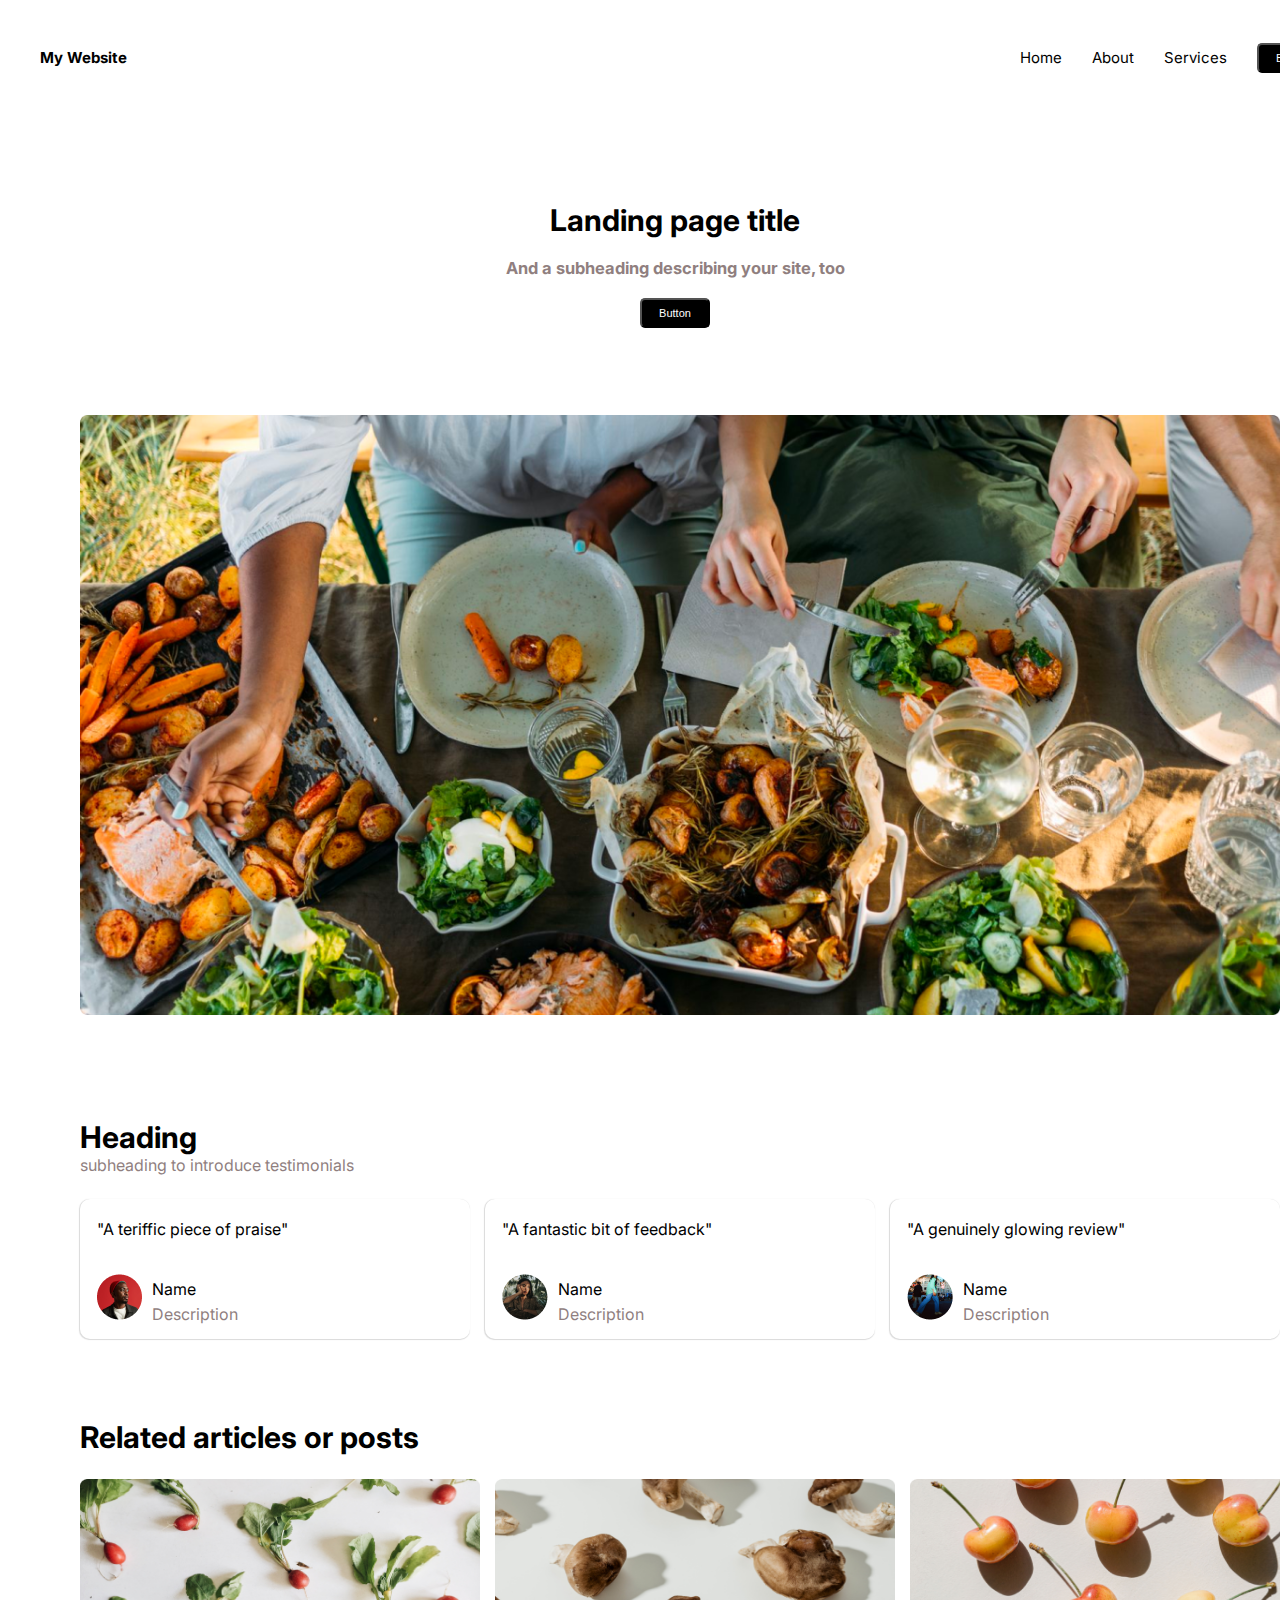
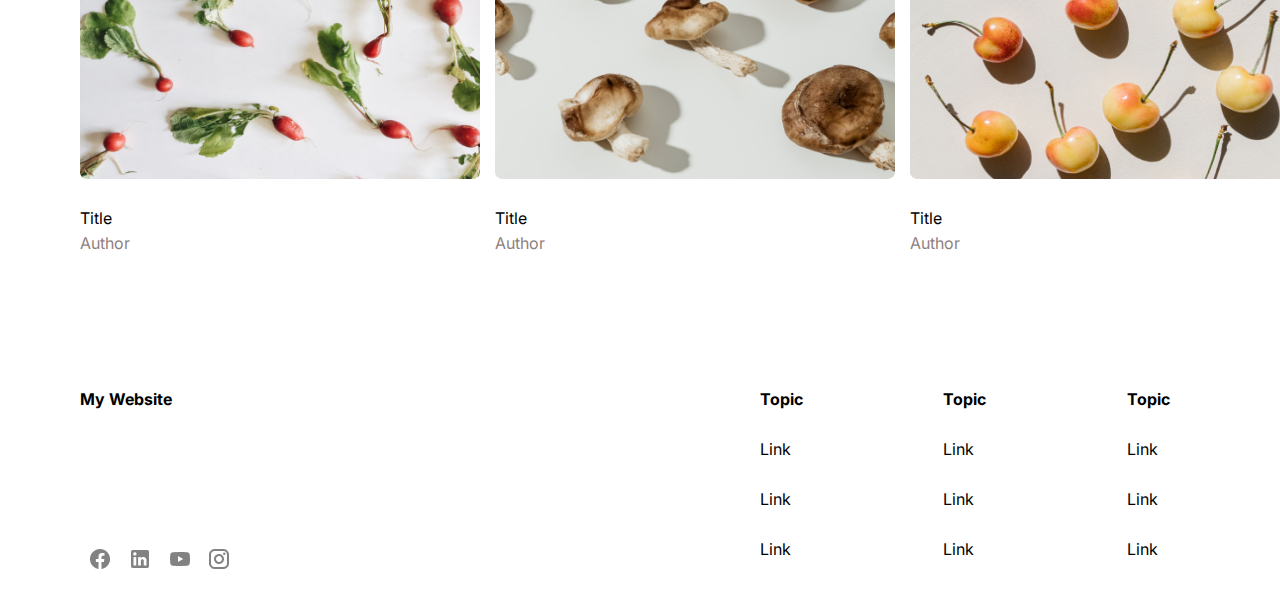
<file: index.html>
<!DOCTYPE html>
<html lang="en">
<head>
    <meta charset="UTF-8">
    <meta name="viewport" content="width=device-width, initial-scale=1.0">
    <title>Document</title>
    <link rel="preconnect" href="https://fonts.googleapis.com">
<link rel="preconnect" href="https://fonts.gstatic.com" crossorigin>
<link href="https://fonts.googleapis.com/css2?family=Inter:wght@100..900&display=swap" rel="stylesheet">
    <link rel="stylesheet" href="./first_task.css">
</head>
<body>
    <nav>
        <div class="nav-right"><h4>My Website</h4></div>
        <div class="nav-left">
            <div><a href="">Home</a></div>
            <div><a href="">About</a></div>
            <div><a href="">Services</a></div>
            <div><button>Button</button></div>
        </div>
    </nav>
    <div class="mainframe">
        <div class="frame">
            <div><h1>Landing page title</h1></div>
            <div><h2 class="gray">And a subheading describing your site, too</h2></div>
            <div><button>Button</button></div>
        </div>
    </div>
    <div class="img1"><img src="./Img.png" alt="can't load image" height="600px" width="1200px"></div>
    <div class="heading">
        <div><h1>Heading</h1></div>
        <div class="gray">subheading to introduce testimonials</div>
    </div>
    <div class="cards">
        <div class="card1">
            <div>"A teriffic piece of praise"</div>
            <div class="incard">
                <div><img src="Avatar.png" alt="can't load image"></div>
                <div class="nam-des-div">
                    <div>Name</div>
                    <div class="gray">Description</div>
                </div>
            </div>
        </div>
        <div class="card2">
            <div>"A fantastic bit of feedback"</div>
            <div class="incard">
                <div><img src="Avatarrr.png" alt="can't load image"></div>
                <div class="nam-des-div">
                    <div>Name</div>
                    <div class="gray">Description</div>
                </div>
            </div>
        </div>
        <div class="card3">
            <div>"A genuinely glowing review"</div>
            <div class="incard">
                <div><img src="Avataar.png" alt="can't load image"></div>
                <div class="nam-des-div">
                    <div>Name</div>
                    <div class="gray">Description</div>
                </div>
            </div>
        </div>
    </div>
    <div class="rel_articles"><h1>Related articles or posts</h1></div>
    <div class="big-cards">
        <div class="big-card1">
            <div><img src="Image.png" alt="can't load image" height="300px" width="400px"></div>
            <div class="nam-des-div">
                <div>Title</div>
                <div class="gray">Author</div>
            </div>
        </div>
        <div class="big-card2">
            <div><img src="foodimg.png" alt="can't load image" height="300px" width="400px"></div>
            <div class="nam-des-div">
                <div>Title</div>
                <div class="gray">Author</div>
            </div>
        </div>
        <div class="big-card3">
            <div><img src="fooddimg.png" alt="can't load image" height="300px" width="400px"></div>
            <div class="nam-des-div">
                <div>Title</div>
                <div class="gray">Author</div>
            </div>
        </div>
    </div>
    <div class="footer">
        <div class="footer1">
            <div><h4>My Website</h4></div>
            <div class="icons">
                <div><img src="Icon.f.png" alt="can't load image"></div>
                <div><img src="Icon.i.png" alt="can't load image"></div>
                <div><img src="Icon.y.png" alt="can't load image"></div>
                <div class="icn4"><img src="Icon.in.png" alt="can't load image"></div>
            </div>
        </div>
        <div class="footer2">
            <div class="links">
                <div><h4>Topic</h4></div>
                <div><a href="">Link</a></div>
                <div><a href="">Link</a></div>
                <div><a href="">Link</a></div>
            </div>
            <div class="links">
                <div><h4>Topic</h4></div>
                <div><a href="">Link</a></div>
                <div><a href="">Link</a></div>
                <div><a href="">Link</a></div>
            </div>
            <div class="links">
                <div><h4>Topic</h4></div>
                <div><a href="">Link</a></div>
                <div><a href="">Link</a></div>
                <div><a href="">Link</a></div>
            </div>

        </div>
    </div>
</body>
</html>
</file>
<file: first_task.css>
*{
    margin:0;
    padding:0;
    box-sizing: border-box;
}

body{
    background-color: rgb(245, 243, 240);
    font-family: Inter,'sans-serif';
}
nav{
    display: flex;
    justify-content: space-between;
    align-items: center;
    height: 115px;
    width: 1350px;
    background-color: #ffffff;
    font-size: 15px;
    padding-left: 40px;
    
}
.nav-right{
    display: flex;
    flex-direction: column;
    justify-content: center;
    align-items: flex-start;
    height:50px;
    width:350px;
    
}
.nav-left{
    display: flex;
    align-items: center;
    height:50px;
    width:450px;
    gap: 30px;
    padding-left: 120px;
}
a{
    text-decoration: none;
    color: black;
}
button{
    background-color: black;
    width:70px;
    height: 30px;
    color: #ffffff;
    font-size: 11px;
    border-radius: 5px;
}
.mainframe{
    background-color: #ffffff;
    display: flex;
    align-items: center;
    justify-content: center;
    height: 200px;
    padding-top: 150px;
    padding-bottom: 150px;
    width: 1350px;
}
.frame{
    display: flex;
    flex-direction: column;
    align-items: center;
    justify-content: center;
    gap:20px;
    font-size: 11px;
    
}
h1{
    font-size: 30px;
}
.img1{
    padding-left:80px ;
    background-color: #ffffff;
    width: 1350px;
}
.heading{
    width: 1350px;
    height:60px;
    display: flex;
    flex-direction: column;
    padding-top: 100px;
    padding-bottom: 80px;
    padding-left:80px ;
    background-color: #ffffff;   
}
.gray{
    color: #907f7f;
}
.cards{
    padding-left:80px ;
    background-color: #ffffff;
    display: flex;
    width: 1350px;
    gap:15px;
    height:140px;
    padding-right:70px ;
}
.card1,.card2,.card3{
    background-color: #ffffff;
    height:140px;
    width:100%;
    border-radius: 10px;
    box-shadow: -0.6px 0.6px 1px #dadada;
    display: flex;
    flex-direction: column;
    gap:35px;
    padding-top:20px;
    padding-left:17px;
}
.incard{
    display: flex;
    gap:10px;
}
.big-cards{
    padding-left:80px ;
    background-color: #ffffff;
    display: flex;
    width: 1350px;
    gap:15px;
    height:450px;
    padding-right:70px ;
}
.nam-des-div{
    display: flex;
    flex-direction: column;
    gap:5px;
    padding-top: 5px;
}
.rel_articles{
    height: 120px;
    width:1350px;
    padding-left:80px;
    padding-right:70px ;
    padding-top: 80px;
    background-color: #ffffff;
}
.big-card1,.big-card2,.big-card3{
    display: flex;
    flex-direction: column;
    gap:20px;
    padding-top: 20px;
}
.footer{
    height:300px;
    background-color: #ffffff;
    width: 1350px;
    padding-left:80px;
    padding-right:30px ;
    padding-top: 80px;
    display: flex;
    gap:30px;
}
.footer1{
    height:200px;
    background-color:#ffffff;
    width:650px;
    display: flex;
    flex-direction: column;
}
.footer2{
    height:200px;
    background-color: #ffffff;
    width:550px;
    display: flex;

}
.icons{
    display: flex;
    padding-top: 130px;
    align-items: center;
    justify-content: space-between;
    width:150px;
}
.links{
    width:200px;
    height: 200px;
    display: flex;
    flex-direction: column;
    gap:30px;
   
}
.icn4{
    padding-left: 7px;
}
</file>
